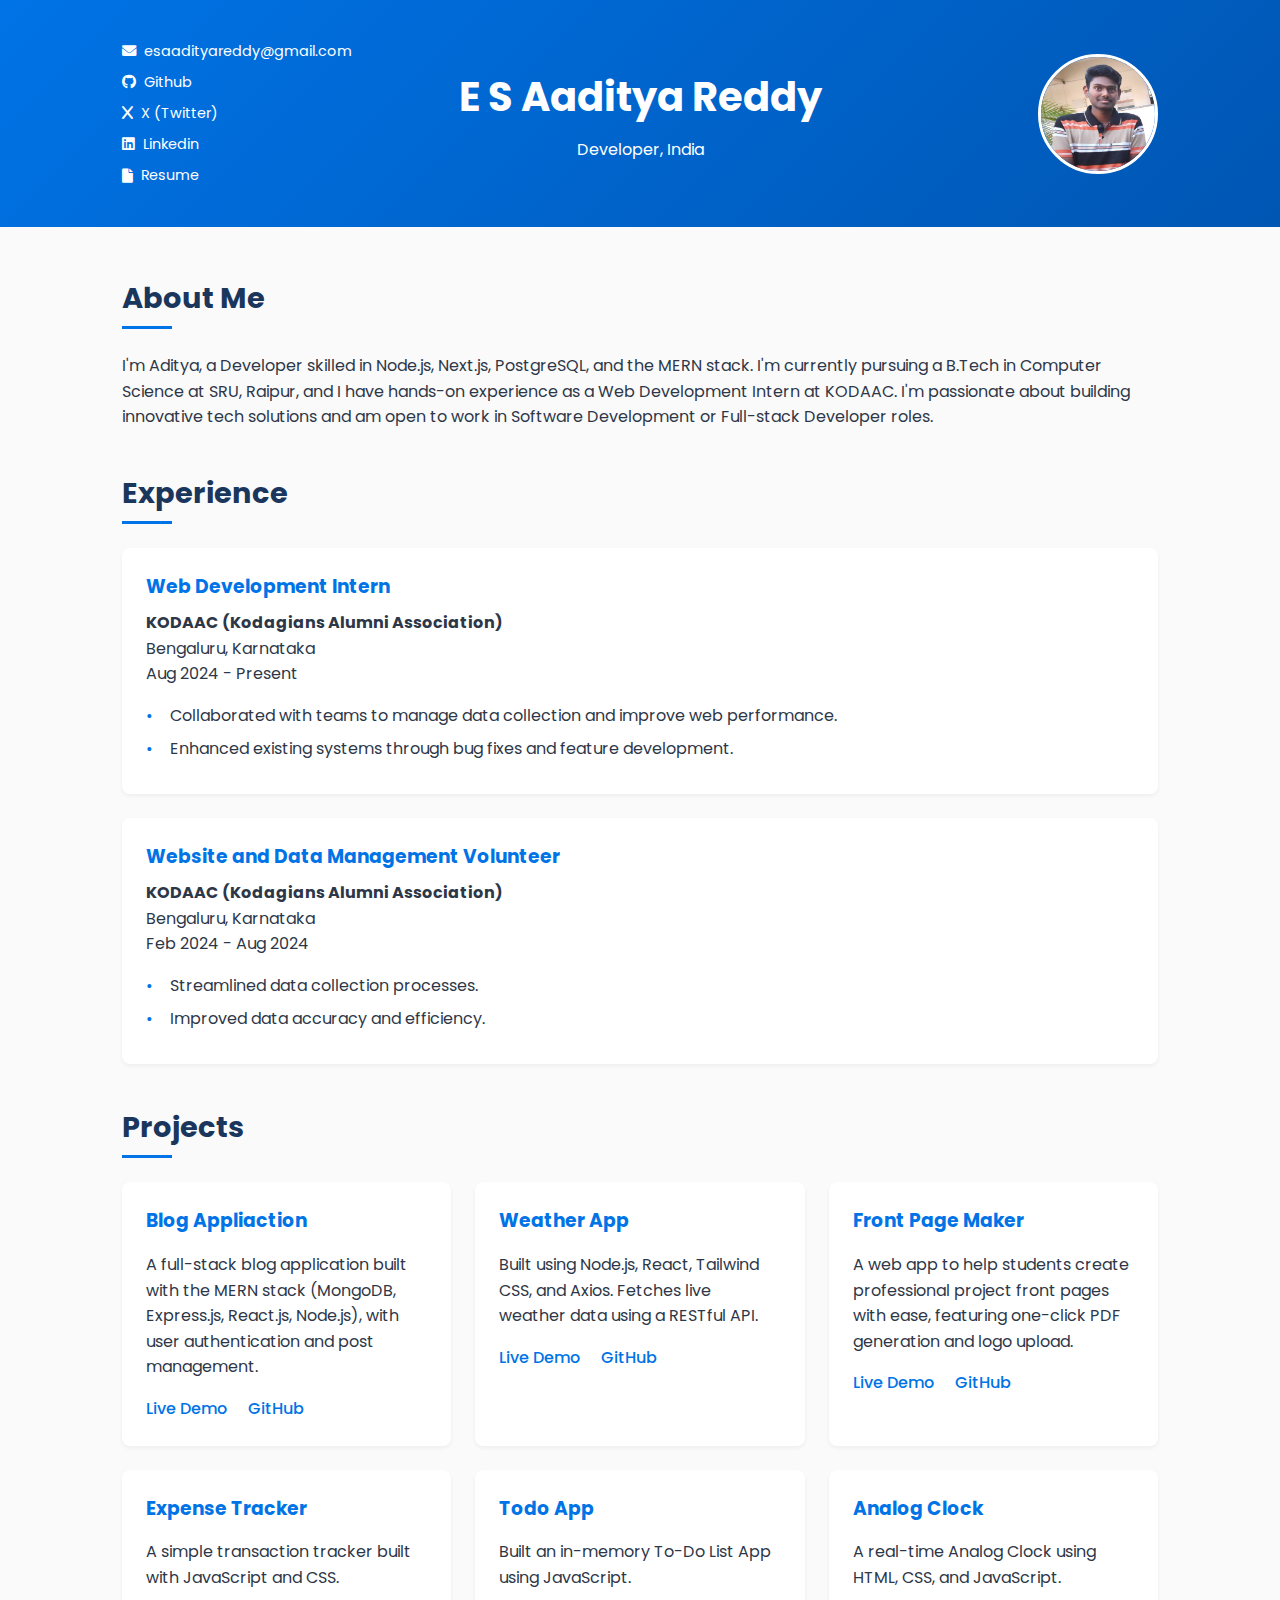
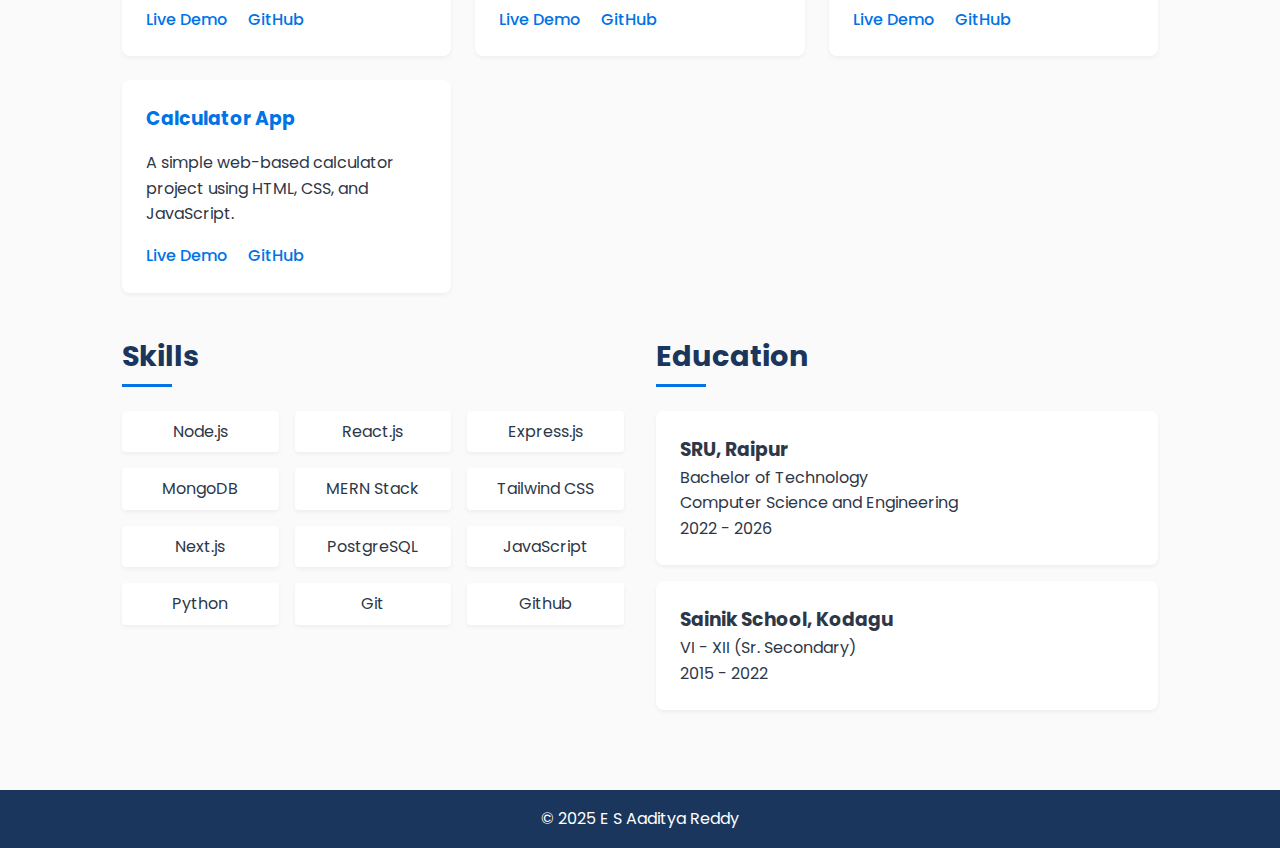
<file: index.html>
<!DOCTYPE html>
<html lang="en">
<head>
  <meta charset="UTF-8">
  <meta name="viewport" content="width=device-width, initial-scale=1.0">
  <title> E S Aaditya Reddy - Developer</title>
  <link href="https://fonts.googleapis.com/css2?family=Poppins:wght@300;400;600&display=swap" rel="stylesheet">
  <link rel="stylesheet" href="https://cdnjs.cloudflare.com/ajax/libs/font-awesome/6.0.0-beta3/css/all.min.css">
  <link rel="stylesheet" href="styles.css">
</head>
<body>
  <header>
    <div class="container">
      <div class="header-content">
        <div class="contact-info">
          <ul>
            <li><a href="mailto:esaadityareddy@gmail.com"><i class="fas fa-envelope"></i> esaadityareddy@gmail.com</a></li>
            <li><a href="https://github.com/EmaniAditya"><i class="fab fa-github"></i> Github</a></li>
            <li><a href="https://x.com/Emani_Aditya"><i class="fab fa-x"></i> X (Twitter)</a></li>
            <li><a href="https://linkedin.com/in/emaniaditya"><i class="fab fa-linkedin"></i> Linkedin</a></li>
            <li><a href="https://emaniaditya.github.io/resume"><i class="fas fa-file"></i> Resume</a></li>
          </ul>
        </div>
        <div class="name-and-title">
          <h1>E S Aaditya Reddy</h1>
          <p>Developer, India</p>
        </div>
        <img src="profile-photo.jpg" alt="Aditya Emani" class="profile-photo">
      </div>
    </div>
  </header>

  <main class="container">
    <section id="about">
      <h2>About Me</h2>
      <p>I'm Aditya, a Developer skilled in Node.js, Next.js, PostgreSQL, and the MERN stack. I'm currently pursuing a B.Tech in Computer Science at SRU, Raipur, and I have hands-on experience as a Web Development Intern at KODAAC. I'm passionate about building innovative tech solutions and am open to work in Software Development or Full-stack Developer roles.</p>
    </section>

    <section id="experience">
      <h2>Experience</h2>
      <div class="experience-item">
        <h3>Web Development Intern</h3>
        <p><strong>KODAAC (Kodagians Alumni Association)</strong></p>
        <p>Bengaluru, Karnataka</p>
        <p>Aug 2024 - Present</p>
        <ul>
          <li>Collaborated with teams to manage data collection and improve web performance.</li>
          <li>Enhanced existing systems through bug fixes and feature development.</li>
        </ul>
      </div>

      <div class="experience-item">
        <h3>Website and Data Management Volunteer</h3>
        <p><strong>KODAAC (Kodagians Alumni Association)</strong></p>
        <p>Bengaluru, Karnataka</p>
        <p>Feb 2024 - Aug 2024</p>
        <ul>
          <li>Streamlined data collection processes.</li>
          <li>Improved data accuracy and efficiency.</li>
        </ul>
      </div>
    </section>

    <section id="projects">
      <h2>Projects</h2>
      <div class="project-grid">

        <div class="project-card">
          <h3>Blog Appliaction</h3>
          <p>A full-stack blog application built with the MERN stack (MongoDB, Express.js, React.js, Node.js), with user authentication and post management.</p>
          <div class="project-links">
            <a href="https://emaniaditya.github.io/blog-application">Live Demo</a>
            <a href="https://github.com/EmaniAditya/blog-application">GitHub</a>
          </div>
        </div>
        
        <div class="project-card">
          <h3>Weather App</h3>
          <p>Built using Node.js, React, Tailwind CSS, and Axios. Fetches live weather data using a RESTful API.</p>
          <div class="project-links">
            <a href="https://emaniaditya.github.io/weather-app/">Live Demo</a>
            <a href="https://github.com/EmaniAditya/weather-app">GitHub</a>
          </div>
        </div>

        <div class="project-card">
          <h3>Front Page Maker</h3>
          <p>A web app to help students create professional project front pages with ease, featuring one-click PDF generation and logo upload.</p>
          <div class="project-links">
            <a href="https://emaniaditya.github.io/front-page-maker">Live Demo</a>
            <a href="https://github.com/EmaniAditya/front-page-maker">GitHub</a>
          </div>
        </div>

        <div class="project-card">
          <h3>Expense Tracker</h3>
          <p>A simple transaction tracker built with JavaScript and CSS.</p>
          <div class="project-links">
            <a href="https://emaniaditya.github.io/expense-tracker/">Live Demo</a>
            <a href="https://github.com/EmaniAditya/expense-tracker">GitHub</a>
          </div>
        </div>

        <div class="project-card">
          <h3>Todo App</h3>
          <p>Built an in-memory To-Do List App using JavaScript.</p>
          <div class="project-links">
            <a href="https://emaniaditya.github.io/todo-app/">Live Demo</a>
            <a href="https://github.com/EmaniAditya/todo-app">GitHub</a>
          </div>
        </div>

        <div class="project-card">
          <h3>Analog Clock</h3>
          <p>A real-time Analog Clock using HTML, CSS, and JavaScript.</p>
          <div class="project-links">
            <a href="https://emaniaditya.github.io/analog-clock/">Live Demo</a>
            <a href="https://github.com/EmaniAditya/analog-clock">GitHub</a>
          </div>
        </div>

        <div class="project-card">
          <h3>Calculator App</h3>
          <p>A simple web-based calculator project using HTML, CSS, and JavaScript.</p>
          <div class="project-links">
            <a href="https://emaniaditya.github.io/calculator/">Live Demo</a>
            <a href="https://github.com/EmaniAditya/calculator">GitHub</a>
          </div>
        </div>
      </div>
    </section>

    <section id="skills-education">
      <div class="skills-education-grid">
        <div id="skills">
          <h2>Skills</h2>
          <div class="skills-list">
            <div class="skill-item">Node.js</div>
            <div class="skill-item">React.js</div>
            <div class="skill-item">Express.js</div>
            <div class="skill-item">MongoDB</div>
            <div class="skill-item">MERN Stack</div>
            <div class="skill-item">Tailwind CSS</div>
            <div class="skill-item">Next.js</div>
            <div class="skill-item">PostgreSQL</div>
            <div class="skill-item">JavaScript</div>
            <div class="skill-item">Python</div>
            <div class="skill-item">Git</div>
            <div class="skill-item">Github</div>
          </div>
        </div>

        <div id="education">
          <h2>Education</h2>
          <div class="education-item">
            <h3>SRU, Raipur</h3>
            <p>Bachelor of Technology</p>
            <p>Computer Science and Engineering</p>
            <p>2022 - 2026</p>
          </div>
          <div class="education-item">
            <h3>Sainik School, Kodagu</h3>
            <p>VI - XII (Sr. Secondary)</p>
            <p>2015 - 2022</p>
          </div>
        </div>
      </div>
    </section>
  </main>

  <footer>
    <div class="container">
      <p>&copy; 2025 E S Aaditya Reddy</p>
    </div>
  </footer>
</body>
</html>
</file>
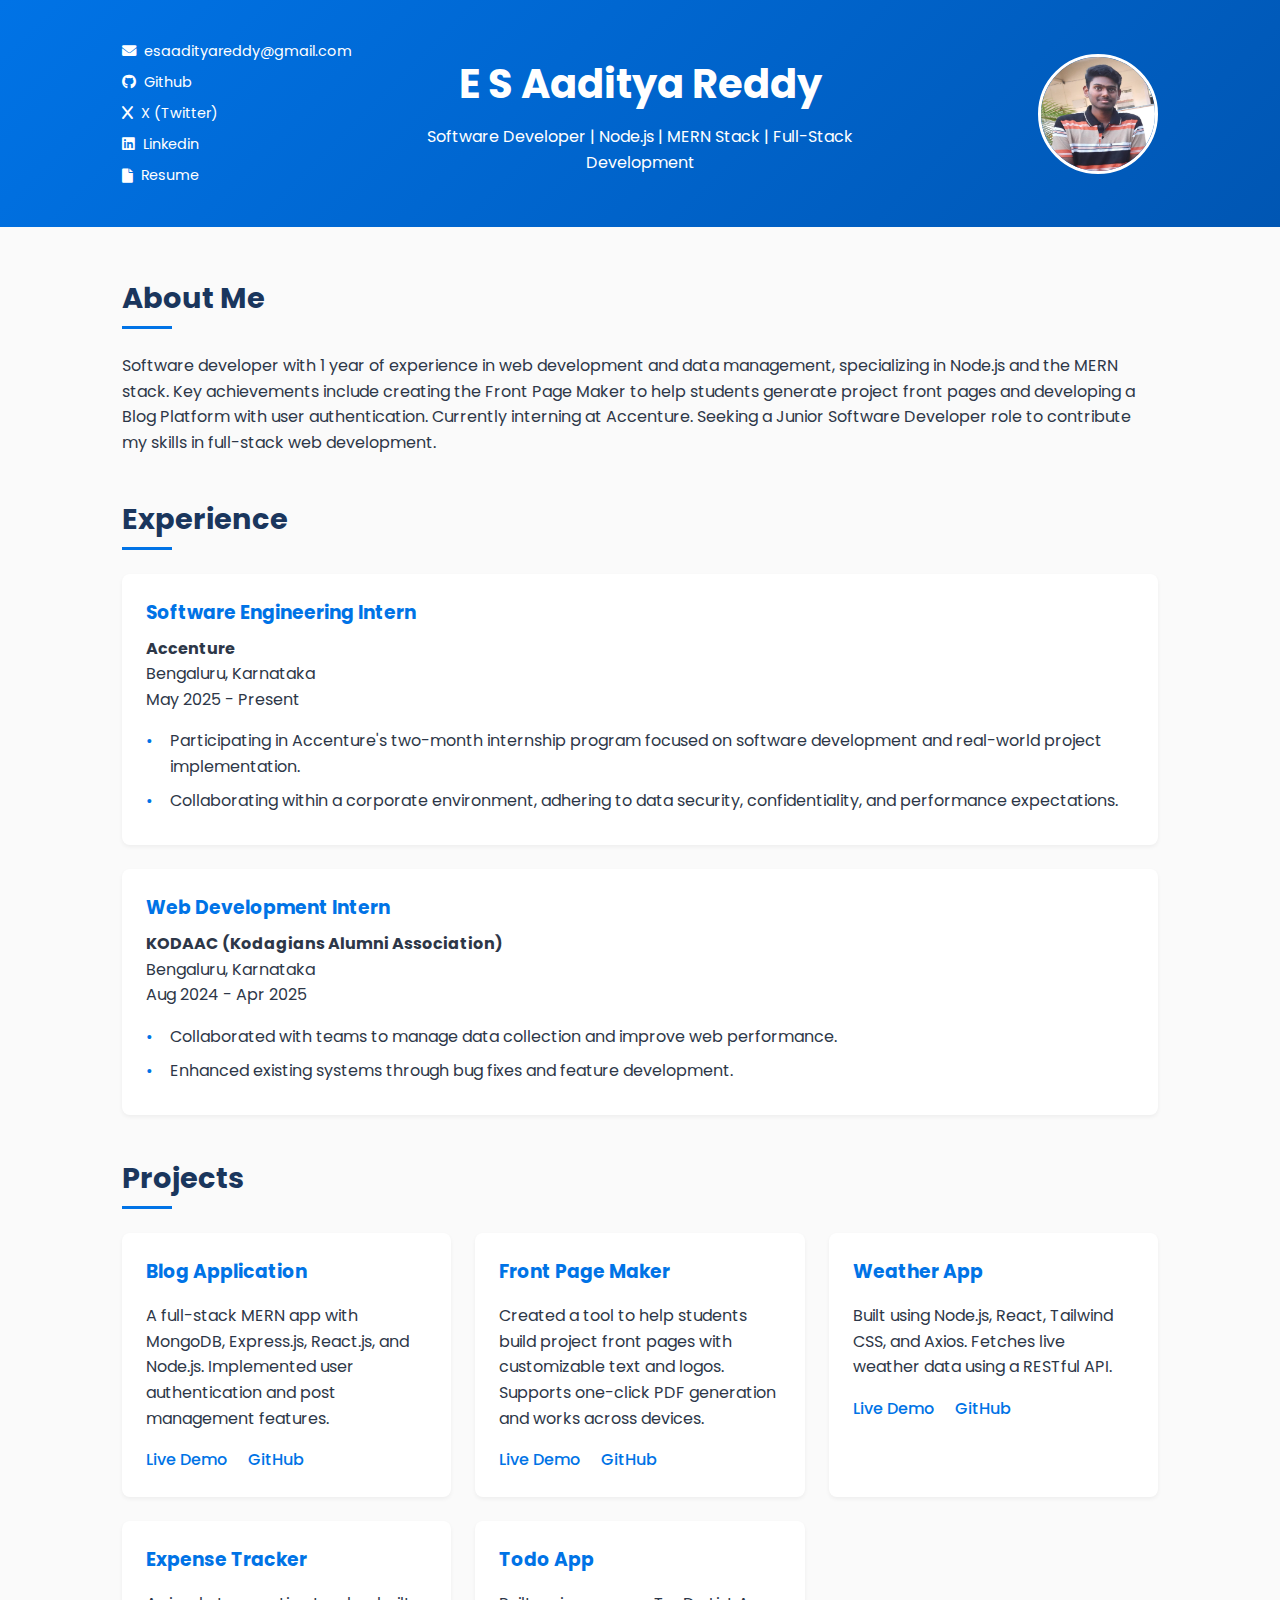
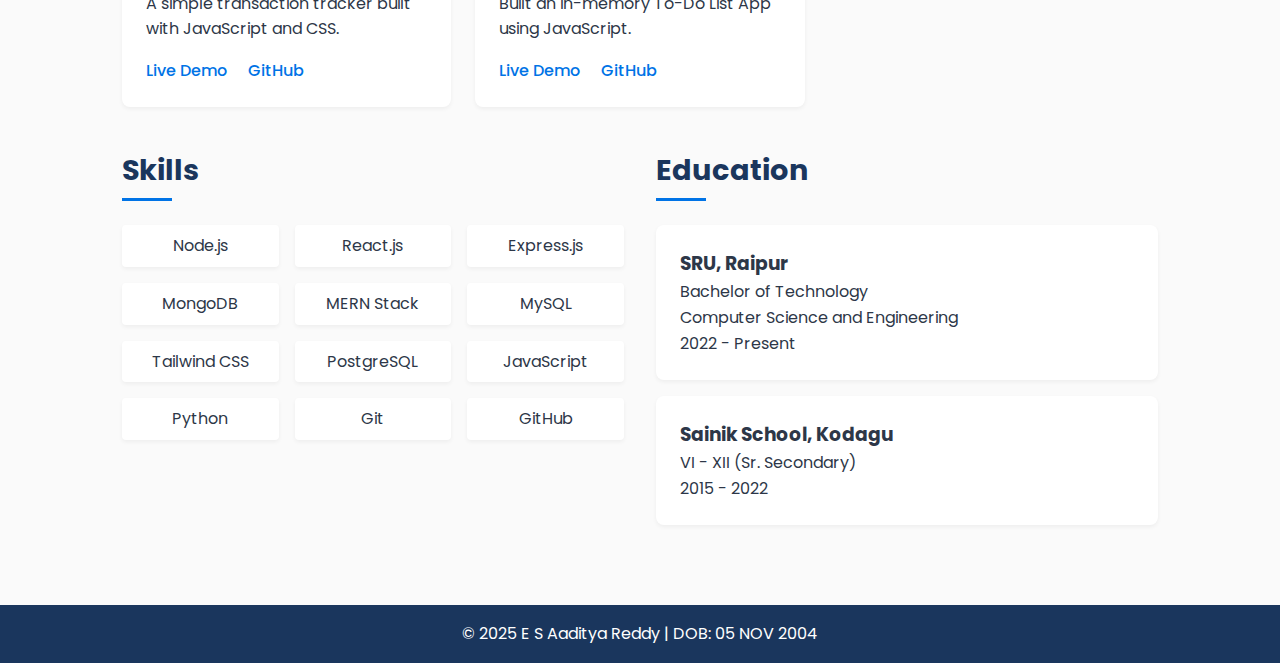
<file: legacy/index.html>
<!DOCTYPE html>
<html lang="en">
<head>
  <meta charset="UTF-8">
  <meta name="viewport" content="width=device-width, initial-scale=1.0">
  <title>E S Aaditya Reddy - Software Developer</title>
  <link href="https://fonts.googleapis.com/css2?family=Poppins:wght@300;400;600&display=swap" rel="stylesheet">
  <link rel="stylesheet" href="https://cdnjs.cloudflare.com/ajax/libs/font-awesome/6.0.0-beta3/css/all.min.css">
  <link rel="stylesheet" href="styles.css">
</head>
<body>
  <header>
    <div class="container">
      <div class="header-content">
        <div class="contact-info">
          <ul>
            <li><a href="mailto:esaadityareddy@gmail.com"><i class="fas fa-envelope"></i> esaadityareddy@gmail.com</a></li>
            <li><a href="https://github.com/EmaniAditya"><i class="fab fa-github"></i> Github</a></li>
            <li><a href="https://x.com/Emani_Aditya"><i class="fab fa-x"></i> X (Twitter)</a></li>
            <li><a href="https://linkedin.com/in/emaniaditya"><i class="fab fa-linkedin"></i> Linkedin</a></li>
            <li><a href="https://emaniaditya.github.io/resume"><i class="fas fa-file"></i> Resume</a></li>
          </ul>
        </div>
        <div class="name-and-title">
          <h1>E S Aaditya Reddy</h1>
          <p>Software Developer | Node.js | MERN Stack | Full-Stack Development</p>
        </div>
        <img src="profile-photo.jpg" alt="Aditya Emani" class="profile-photo">
      </div>
    </div>
  </header>

  <main class="container">
    <section id="about">
      <h2>About Me</h2>
      <p>Software developer with 1 year of experience in web development and data management, specializing in Node.js and the MERN stack. Key achievements include creating the Front Page Maker to help students generate project front pages and developing a Blog Platform with user authentication. Currently interning at Accenture. Seeking a Junior Software Developer role to contribute my skills in full-stack web development.</p>
    </section>

    <section id="experience">
      <h2>Experience</h2>
      <div class="experience-item">
        <h3>Software Engineering Intern</h3>
        <p><strong>Accenture</strong></p>
        <p>Bengaluru, Karnataka</p>
        <p>May 2025 - Present</p>
        <ul>
          <li>Participating in Accenture's two-month internship program focused on software development and real-world project implementation.</li>
          <li>Collaborating within a corporate environment, adhering to data security, confidentiality, and performance expectations.</li>
        </ul>
      </div>

      <div class="experience-item">
        <h3>Web Development Intern</h3>
        <p><strong>KODAAC (Kodagians Alumni Association)</strong></p>
        <p>Bengaluru, Karnataka</p>
        <p>Aug 2024 - Apr 2025</p>
        <ul>
          <li>Collaborated with teams to manage data collection and improve web performance.</li>
          <li>Enhanced existing systems through bug fixes and feature development.</li>
        </ul>
      </div>
    </section>

    <section id="projects">
      <h2>Projects</h2>
      <div class="project-grid">

        <div class="project-card">
          <h3>Blog Application</h3>
          <p>A full-stack MERN app with MongoDB, Express.js, React.js, and Node.js. Implemented user authentication and post management features.</p>
          <div class="project-links">
            <a href="https://emaniaditya.github.io/blog-application">Live Demo</a>
            <a href="https://github.com/EmaniAditya/blog-application">GitHub</a>
          </div>
        </div>
        
        <div class="project-card">
          <h3>Front Page Maker</h3>
          <p>Created a tool to help students build project front pages with customizable text and logos. Supports one-click PDF generation and works across devices.</p>
          <div class="project-links">
            <a href="https://emaniaditya.github.io/front-page-maker">Live Demo</a>
            <a href="https://github.com/EmaniAditya/front-page-maker">GitHub</a>
          </div>
        </div>

        <div class="project-card">
          <h3>Weather App</h3>
          <p>Built using Node.js, React, Tailwind CSS, and Axios. Fetches live weather data using a RESTful API.</p>
          <div class="project-links">
            <a href="https://emaniaditya.github.io/weather-app/">Live Demo</a>
            <a href="https://github.com/EmaniAditya/weather-app">GitHub</a>
          </div>
        </div>

        <div class="project-card">
          <h3>Expense Tracker</h3>
          <p>A simple transaction tracker built with JavaScript and CSS.</p>
          <div class="project-links">
            <a href="https://emaniaditya.github.io/expense-tracker/">Live Demo</a>
            <a href="https://github.com/EmaniAditya/expense-tracker">GitHub</a>
          </div>
        </div>

        <div class="project-card">
          <h3>Todo App</h3>
          <p>Built an in-memory To-Do List App using JavaScript.</p>
          <div class="project-links">
            <a href="https://emaniaditya.github.io/todo-app/">Live Demo</a>
            <a href="https://github.com/EmaniAditya/todo-app">GitHub</a>
          </div>
        </div>
      </div>
    </section>

    <section id="skills-education">
      <div class="skills-education-grid">
        <div id="skills">
          <h2>Skills</h2>
          <div class="skills-list">
            <div class="skill-item">Node.js</div>
            <div class="skill-item">React.js</div>
            <div class="skill-item">Express.js</div>
            <div class="skill-item">MongoDB</div>
            <div class="skill-item">MERN Stack</div>
            <div class="skill-item">MySQL</div>
            <div class="skill-item">Tailwind CSS</div>
            <div class="skill-item">PostgreSQL</div>
            <div class="skill-item">JavaScript</div>
            <div class="skill-item">Python</div>
            <div class="skill-item">Git</div>
            <div class="skill-item">GitHub</div>
          </div>
        </div>

        <div id="education">
          <h2>Education</h2>
          <div class="education-item">
            <h3>SRU, Raipur</h3>
            <p>Bachelor of Technology</p>
            <p>Computer Science and Engineering</p>
            <p>2022 - Present</p>
          </div>
          <div class="education-item">
            <h3>Sainik School, Kodagu</h3>
            <p>VI - XII (Sr. Secondary)</p>
            <p>2015 - 2022</p>
          </div>
        </div>
      </div>
    </section>
  </main>

  <footer>
    <div class="container">
      <p>&copy; 2025 E S Aaditya Reddy | DOB: 05 NOV 2004</p>
    </div>
  </footer>
</body>
</html>
</file>
<file: styles.css>
* {
  margin: 0;
  padding: 0;
  box-sizing: border-box;
}

body {
  font-family: 'Poppins', sans-serif;
  background-color: #fafafa;
  color: #2d3748;
  line-height: 1.6;
}

.container {
  max-width: 1100px;
  margin: 0 auto;
  padding: 0 2rem;
}

header {
  background: linear-gradient(135deg, #0073e6, #0056b3);
  color: white;
  padding: 2rem 0;
  margin-bottom: 3rem;
}

.header-content {
  display: grid;
  grid-template-columns: 1fr 2fr 1fr;
  align-items: center;
  gap: 2rem;
}

.contact-info ul {
  list-style: none;
}

.contact-info a {
  color: white;
  text-decoration: none;
  display: flex;
  align-items: center;
  gap: 0.5rem;
  margin: 0.5rem 0;
  font-size: 0.9rem;
  transition: opacity 0.2s;
}

.contact-info a:hover {
  opacity: 0.8;
}

.name-and-title {
  text-align: center;
}

.name-and-title h1 {
  font-size: 2.5rem;
  margin-bottom: 0.5rem;
}

.profile-photo {
  width: 120px;
  height: 120px;
  border-radius: 50%;
  margin-left: auto;
  border: 3px solid white;
}

section {
  margin-bottom: 2.5rem;
}

section h2 {
  font-size: 1.8rem;
  margin-bottom: 1.5rem;
  color: #1a365d;
  position: relative;
  padding-bottom: 0.5rem;
}

section h2::after {
  content: '';
  position: absolute;
  left: 0;
  bottom: 0;
  width: 50px;
  height: 3px;
  background: #0073e6;
}

.experience-item {
  background: white;
  padding: 1.5rem;
  border-radius: 8px;
  box-shadow: 0 2px 4px rgba(0,0,0,0.05);
  margin-bottom: 1.5rem;
}

.experience-item h3 {
  color: #0073e6;
  margin-bottom: 0.5rem;
}

.experience-item ul {
  list-style: none;
  margin-top: 1rem;
}

.experience-item ul li {
  margin-bottom: 0.5rem;
  padding-left: 1.5rem;
  position: relative;
}

.experience-item ul li::before {
  content: '•';
  color: #0073e6;
  position: absolute;
  left: 0;
}

.project-grid {
  display: grid;
  grid-template-columns: repeat(auto-fit, minmax(300px, 1fr));
  gap: 1.5rem;
}

.project-card {
  background: white;
  padding: 1.5rem;
  border-radius: 8px;
  box-shadow: 0 2px 4px rgba(0,0,0,0.05);
  transition: transform 0.2s;
}

.project-card:hover {
  transform: translateY(-5px);
}

.project-card h3 {
  color: #0073e6;
  margin-bottom: 1rem;
}

.project-links {
  margin-top: 1rem;
}

.project-links a {
  color: #0073e6;
  text-decoration: none;
  margin-right: 1rem;
  font-weight: 500;
}

.skills-education-grid {
  display: grid;
  grid-template-columns: repeat(auto-fit, minmax(250px, 1fr));
  gap: 2rem;
}

.skills-list {
  display: grid;
  grid-template-columns: repeat(auto-fit, minmax(120px, 1fr));
  gap: 1rem;
}

.skill-item {
  background: white;
  padding: 0.5rem 1rem;
  border-radius: 4px;
  text-align: center;
  box-shadow: 0 2px 4px rgba(0,0,0,0.05);
}

.education-item {
  background: white;
  padding: 1.5rem;
  border-radius: 8px;
  margin-bottom: 1rem;
  box-shadow: 0 2px 4px rgba(0,0,0,0.05);
}

footer {
  background: #1a365d;
  color: white;
  padding: 1rem 0;
  text-align: center;
  margin-top: 4rem;
}

@media (max-width: 768px) {
  .header-content {
    grid-template-columns: 1fr;
    text-align: center;
  }

  .contact-info {
    order: 2;
  }

  .profile-photo {
    margin: 0 auto;
  }

  .contact-info a {
    justify-content: center;
  }
}
</file>
<file: legacy/styles.css>
* {
  margin: 0;
  padding: 0;
  box-sizing: border-box;
}

body {
  font-family: 'Poppins', sans-serif;
  background-color: #fafafa;
  color: #2d3748;
  line-height: 1.6;
}

.container {
  max-width: 1100px;
  margin: 0 auto;
  padding: 0 2rem;
}

header {
  background: linear-gradient(135deg, #0073e6, #0056b3);
  color: white;
  padding: 2rem 0;
  margin-bottom: 3rem;
}

.header-content {
  display: grid;
  grid-template-columns: 1fr 2fr 1fr;
  align-items: center;
  gap: 2rem;
}

.contact-info ul {
  list-style: none;
}

.contact-info a {
  color: white;
  text-decoration: none;
  display: flex;
  align-items: center;
  gap: 0.5rem;
  margin: 0.5rem 0;
  font-size: 0.9rem;
  transition: opacity 0.2s;
}

.contact-info a:hover {
  opacity: 0.8;
}

.name-and-title {
  text-align: center;
}

.name-and-title h1 {
  font-size: 2.5rem;
  margin-bottom: 0.5rem;
}

.profile-photo {
  width: 120px;
  height: 120px;
  border-radius: 50%;
  margin-left: auto;
  border: 3px solid white;
}

section {
  margin-bottom: 2.5rem;
}

section h2 {
  font-size: 1.8rem;
  margin-bottom: 1.5rem;
  color: #1a365d;
  position: relative;
  padding-bottom: 0.5rem;
}

section h2::after {
  content: '';
  position: absolute;
  left: 0;
  bottom: 0;
  width: 50px;
  height: 3px;
  background: #0073e6;
}

.experience-item {
  background: white;
  padding: 1.5rem;
  border-radius: 8px;
  box-shadow: 0 2px 4px rgba(0,0,0,0.05);
  margin-bottom: 1.5rem;
}

.experience-item h3 {
  color: #0073e6;
  margin-bottom: 0.5rem;
}

.experience-item ul {
  list-style: none;
  margin-top: 1rem;
}

.experience-item ul li {
  margin-bottom: 0.5rem;
  padding-left: 1.5rem;
  position: relative;
}

.experience-item ul li::before {
  content: '•';
  color: #0073e6;
  position: absolute;
  left: 0;
}

.project-grid {
  display: grid;
  grid-template-columns: repeat(auto-fit, minmax(300px, 1fr));
  gap: 1.5rem;
}

.project-card {
  background: white;
  padding: 1.5rem;
  border-radius: 8px;
  box-shadow: 0 2px 4px rgba(0,0,0,0.05);
  transition: transform 0.2s;
}

.project-card:hover {
  transform: translateY(-5px);
}

.project-card h3 {
  color: #0073e6;
  margin-bottom: 1rem;
}

.project-links {
  margin-top: 1rem;
}

.project-links a {
  color: #0073e6;
  text-decoration: none;
  margin-right: 1rem;
  font-weight: 500;
}

.skills-education-grid {
  display: grid;
  grid-template-columns: repeat(auto-fit, minmax(250px, 1fr));
  gap: 2rem;
}

.skills-list {
  display: grid;
  grid-template-columns: repeat(auto-fit, minmax(120px, 1fr));
  gap: 1rem;
}

.skill-item {
  background: white;
  padding: 0.5rem 1rem;
  border-radius: 4px;
  text-align: center;
  box-shadow: 0 2px 4px rgba(0,0,0,0.05);
}

.education-item {
  background: white;
  padding: 1.5rem;
  border-radius: 8px;
  margin-bottom: 1rem;
  box-shadow: 0 2px 4px rgba(0,0,0,0.05);
}

footer {
  background: #1a365d;
  color: white;
  padding: 1rem 0;
  text-align: center;
  margin-top: 4rem;
}

@media (max-width: 768px) {
  .header-content {
    grid-template-columns: 1fr;
    text-align: center;
  }

  .contact-info {
    order: 2;
  }

  .profile-photo {
    margin: 0 auto;
  }

  .contact-info a {
    justify-content: center;
  }
}
</file>
